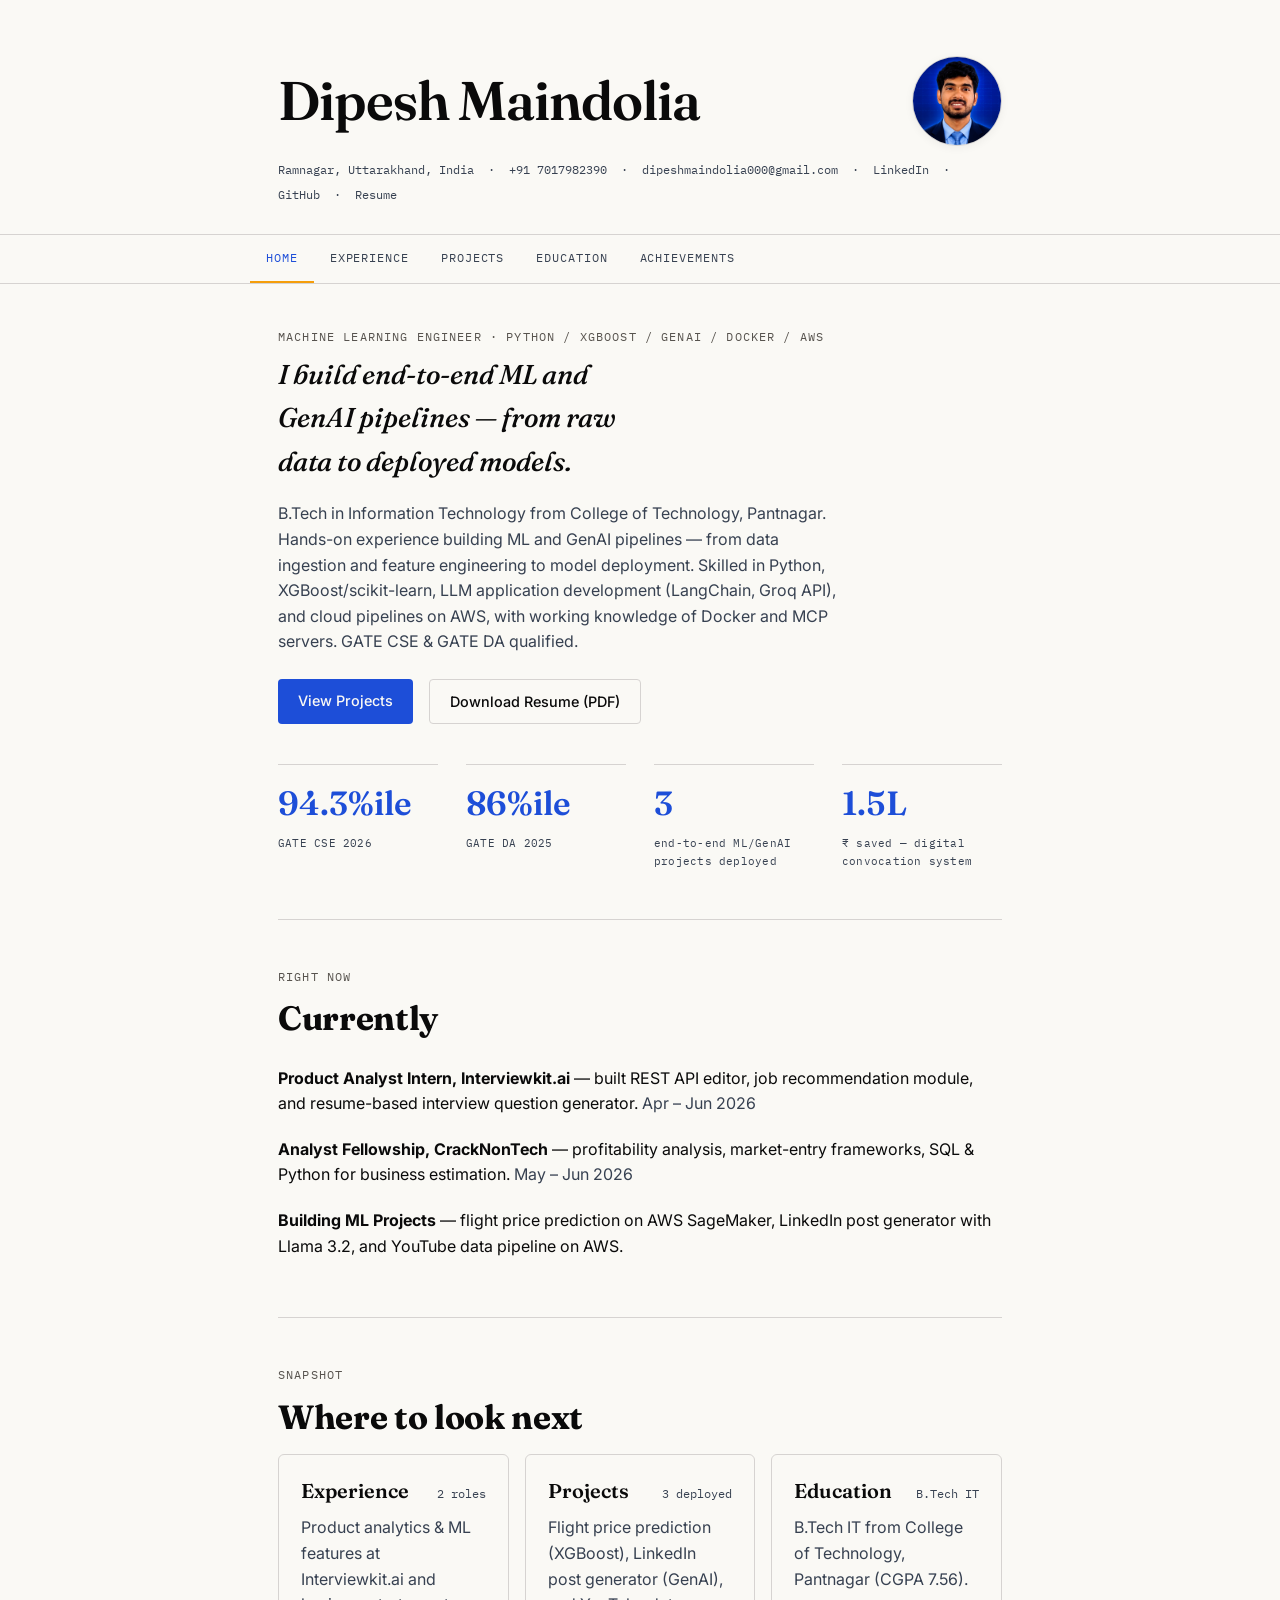
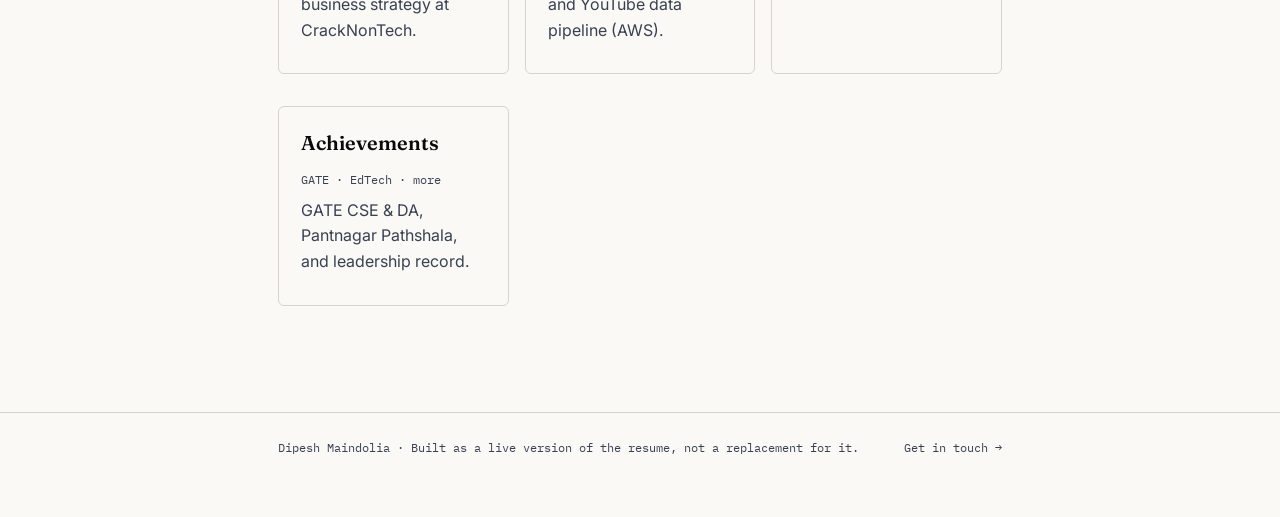
<file: index.html>
<!DOCTYPE html>
<html lang="en">
<head>
<meta charset="UTF-8">
<meta name="viewport" content="width=device-width, initial-scale=1.0">
<title>Dipesh Maindolia — Machine Learning Engineer</title>
<meta name="description" content="Dipesh Maindolia — Machine Learning Engineer. B.Tech IT (Pantnagar). Python, XGBoost, LLM Apps, Docker, AWS. GATE CSE & DA qualified.">
<link rel="stylesheet" href="style.css">
</head>
<body>

<header class="masthead">
  <div class="wrap">
    <div class="masthead-top">
      <h1>Dipesh Maindolia</h1>
      <img src="Image.png" alt="Dipesh Maindolia" class="avatar">
    </div>
    <div class="contact-row">
      <span>Ramnagar, Uttarakhand, India</span>
      <span>·</span>
      <a href="tel:+917017982390">+91 7017982390</a>
      <span>·</span>
      <a href="mailto:dipeshmaindolia000@gmail.com">dipeshmaindolia000@gmail.com</a>
      <span>·</span>
      <a href="https://www.linkedin.com/in/dipeshmaindolia/" target="_blank" rel="noopener">LinkedIn</a>
      <span>·</span>
      <a href="https://github.com/dipeshmaindolia001" target="_blank" rel="noopener">GitHub</a>
      <span>·</span>
      <a href="resume.pdf" target="_blank">Resume</a>
    </div>
  </div>
  <nav class="sections">
    <div class="wrap" style="padding:0;">
      <ul>
        <li><a href="index.html">Home</a></li>
        <li><a href="experience.html">Experience</a></li>
        <li><a href="projects.html">Projects</a></li>
        <li><a href="education.html">Education</a></li>
        <li><a href="achievements.html">Achievements</a></li>
      </ul>
    </div>
  </nav>
</header>

<main>
  <div class="wrap">

    <section class="reveal">
      <p class="eyebrow">Machine Learning Engineer · Python / XGBoost / GenAI / Docker / AWS</p>
      <p class="hero-line">I build end-to-end ML and GenAI pipelines — from raw data to deployed models.</p>
      <p class="hero-sub">B.Tech in Information Technology from College of Technology, Pantnagar. Hands-on experience building ML and GenAI pipelines — from data ingestion and feature engineering to model deployment. Skilled in Python, XGBoost/scikit-learn, LLM application development (LangChain, Groq API), and cloud pipelines on AWS, with working knowledge of Docker and MCP servers. GATE CSE &amp; GATE DA qualified.</p>
      <div class="hero-actions" style="margin-top: 24px; display: flex; gap: 16px; flex-wrap: wrap;">
        <a href="projects.html" style="display: inline-block; background: var(--accent); color: var(--paper); padding: 10px 20px; border-radius: 4px; font-weight: 500; font-size: 0.9rem; transition: background 0.15s;" onmouseover="this.style.background='#1e3a8a'" onmouseout="this.style.background='var(--accent)'">View Projects</a>
        <a href="resume.pdf" download="Dipesh_Maindolia_Resume.pdf" style="display: inline-block; border: 1px solid var(--line); color: var(--ink); padding: 10px 20px; border-radius: 4px; font-weight: 500; font-size: 0.9rem; transition: background 0.15s;" onmouseover="this.style.background='var(--paper-dim)'" onmouseout="this.style.background='transparent'">Download Resume (PDF)</a>
      </div>
    </section>

    <div class="stat-row reveal">
      <div class="stat">
        <span class="num" data-target="94.3" data-decimals="1" data-suffix="%ile">0</span>
        <div class="label">GATE CSE 2026</div>
      </div>
      <div class="stat">
        <span class="num" data-target="86" data-suffix="%ile">0</span>
        <div class="label">GATE DA 2025</div>
      </div>
      <div class="stat">
        <span class="num" data-target="3">0</span>
        <div class="label">end-to-end ML/GenAI projects deployed</div>
      </div>
      <div class="stat">
        <span class="num" data-target="1.5" data-decimals="1" data-suffix="L">0</span>
        <div class="label">₹ saved — digital convocation system</div>
      </div>
    </div>

    <hr class="rule">

    <section class="reveal">
      <p class="eyebrow">Right now</p>
      <h2 class="section-title">Currently</h2>
      <div class="line">
        <strong>Product Analyst Intern, Interviewkit.ai</strong> — built REST API editor, job recommendation module, and resume-based interview question generator. <span style="color:var(--graphite)">Apr – Jun 2026</span>
      </div>
      <div class="line">
        <strong>Analyst Fellowship, CrackNonTech</strong> — profitability analysis, market-entry frameworks, SQL &amp; Python for business estimation. <span style="color:var(--graphite)">May – Jun 2026</span>
      </div>
      <div class="line">
        <strong>Building ML Projects</strong> — flight price prediction on AWS SageMaker, LinkedIn post generator with Llama 3.2, and YouTube data pipeline on AWS.
      </div>
    </section>

    <hr class="rule">

    <section class="reveal">
      <p class="eyebrow">Snapshot</p>
      <h2 class="section-title">Where to look next</h2>
      <div class="snap-grid">
        <a class="card" href="experience.html">
          <div class="card-top">
            <h3>Experience</h3>
            <span class="meta">2 roles</span>
          </div>
          <p>Product analytics &amp; ML features at Interviewkit.ai and business strategy at CrackNonTech.</p>
        </a>
        <a class="card" href="projects.html">
          <div class="card-top">
            <h3>Projects</h3>
            <span class="meta">3 deployed</span>
          </div>
          <p>Flight price prediction (XGBoost), LinkedIn post generator (GenAI), and YouTube data pipeline (AWS).</p>
        </a>
        <a class="card" href="education.html">
          <div class="card-top">
            <h3>Education</h3>
            <span class="meta">B.Tech IT</span>
          </div>
          <p>B.Tech IT from College of Technology, Pantnagar (CGPA 7.56).</p>
        </a>
        <a class="card" href="achievements.html">
          <div class="card-top">
            <h3>Achievements</h3>
            <span class="meta">GATE · EdTech · more</span>
          </div>
          <p>GATE CSE &amp; DA, Pantnagar Pathshala, and leadership record.</p>
        </a>
      </div>
    </section>

  </div>
</main>

<footer>
  <div class="wrap">
    <span>Dipesh Maindolia · Built as a live version of the resume, not a replacement for it.</span>
    <span><a href="mailto:dipeshmaindolia000@gmail.com">Get in touch →</a></span>
  </div>
</footer>

<script src="script.js"></script>
</body>
</html>
</file>
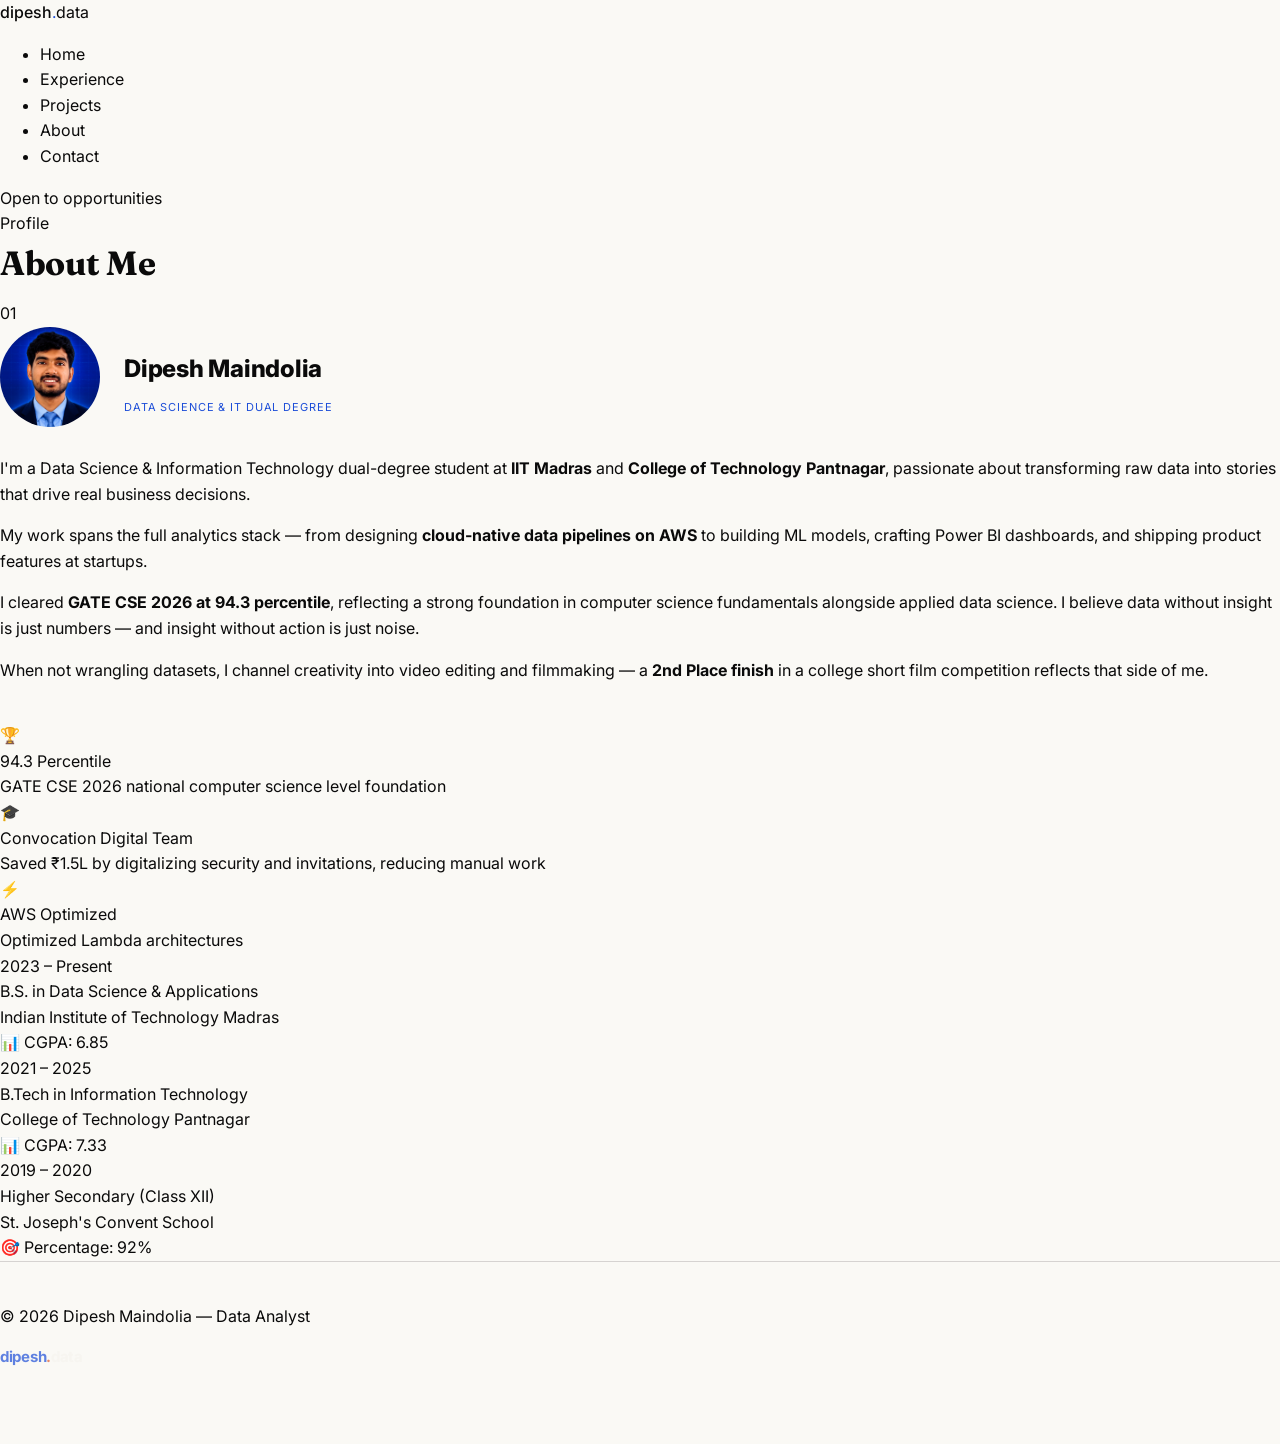
<file: about.html>
<!DOCTYPE html>
<html lang="en">

<head>
  <meta charset="UTF-8">
  <meta name="viewport" content="width=device-width, initial-scale=1.0">
  <title>About — Dipesh Maindolia</title>
  <link
    href="https://fonts.googleapis.com/css2?family=DM+Mono:ital,wght@0,300;0,400;0,500;1,300&family=Syne:wght@400;600;700;800&family=DM+Sans:ital,opsz,wght@0,9..40,300;0,9..40,400;0,9..40,500;1,9..40,300&display=swap"
    rel="stylesheet">
  <link rel="stylesheet" href="style.css">
</head>

<body>

  <!-- CUSTOM CURSOR -->
  <div class="cursor" id="cursor">
    <div class="cursor-ring" id="cursorRing"></div>
    <div class="cursor-dot" id="cursorDot"></div>
  </div>

  <!-- NAV -->
  <nav>
    <a href="index.html" class="nav-logo"><span style="color:var(--ink);font-weight:500">dipesh</span><span
        style="color:var(--accent)">.</span><span style="color:var(--ink3)">data</span></a>
    <ul class="nav-links">
      <li><a href="index.html">Home</a></li>
      <li><a href="experience.html">Experience</a></li>
      <li><a href="projects.html">Projects</a></li>
      <li><a href="about.html" class="active">About</a></li>
      <li><a href="contact.html">Contact</a></li>
    </ul>
    <div class="nav-status">
      <div class="status-dot"></div>
      Open to opportunities
    </div>
  </nav>

  <!-- ===== ABOUT ===== -->
  <section id="about">
    <div class="grid-overlay"></div>
    <div class="section-header fade-up">
      <div>
        <div class="section-label">Profile</div>
        <h2 class="section-title">About <span>Me</span></h2>
      </div>
      <div class="section-num">01</div>
    </div>

    <div class="about-grid fade-up">
      <div>
        <!-- Profile Header with Circular Photo -->
        <div class="about-profile-header" style="display: flex; align-items: center; gap: 24px; margin-bottom: 28px;">
          <div style="position: relative; flex-shrink: 0;">
            <div
              style="position: absolute; inset: -4px; border-radius: 50%; background: linear-gradient(135deg, var(--accent), var(--accent2)); opacity: 0.8; z-index: 0;">
            </div>
            <img src="Image.png" alt="Dipesh Maindolia"
              style="width: 100px; height: 100px; border-radius: 50%; object-fit: cover; border: 3px solid var(--surface); display: block; position: relative; z-index: 1;">
          </div>
          <div>
            <h3
              style="font-family: var(--display); font-size: 24px; font-weight: 800; color: var(--ink); letter-spacing: -0.01em; margin-bottom: 4px;">
              Dipesh Maindolia</h3>
            <p
              style="font-family: var(--mono); font-size: 11px; color: var(--accent); letter-spacing: 0.08em; text-transform: uppercase;">
              Data Science & IT Dual Degree</p>
          </div>
        </div>

        <div class="about-bio">
          <p>I'm a Data Science & Information Technology dual-degree student at <strong>IIT Madras</strong> and
            <strong>College of Technology Pantnagar</strong>, passionate about transforming raw data into stories
            that
            drive real business decisions.
          </p>
          <p>My work spans the full analytics stack — from designing <strong>cloud-native data pipelines on AWS</strong>
            to building ML models, crafting Power BI dashboards, and shipping product features at startups.</p>
          <p>I cleared <strong>GATE CSE 2026 at 94.3 percentile</strong>, reflecting a strong foundation in computer
            science fundamentals alongside applied data science. I believe data without insight is just numbers —
            and insight without action is just noise.</p>
          <p>When not wrangling datasets, I channel creativity into video editing and filmmaking — a <strong>2nd Place
              finish</strong> in a college short film competition reflects that side of me.</p>
        </div>

        <div class="achievements-row" style="margin-top: 40px;">
          <div class="achievement-card fade-up">
            <span class="ach-icon">🏆</span>
            <div class="ach-title">94.3 Percentile</div>
            <div class="ach-desc">GATE CSE 2026 national computer science level foundation</div>
          </div>
          <div class="achievement-card fade-up" style="transition-delay:0.1s">
            <span class="ach-icon">🎓</span>
            <div class="ach-title">Convocation Digital Team</div>
            <div class="ach-desc">Saved ₹1.5L by digitalizing security and invitations, reducing manual work</div>
          </div>
          <div class="achievement-card fade-up" style="transition-delay:0.2s">
            <span class="ach-icon">⚡</span>
            <div class="ach-title">AWS Optimized</div>
            <div class="ach-desc">Optimized Lambda architectures </div>
          </div>
        </div>
      </div>

      <div class="education-stack">
        <div class="edu-card fade-up">
          <div class="edu-year">2023 – Present</div>
          <div class="edu-degree">B.S. in Data Science & Applications</div>
          <div class="edu-inst">Indian Institute of Technology Madras</div>
          <span class="edu-gpa">📊 CGPA: 6.85</span>
        </div>

        <div class="edu-card fade-up" style="transition-delay:0.15s">
          <div class="edu-year">2021 – 2025</div>
          <div class="edu-degree">B.Tech in Information Technology</div>
          <div class="edu-inst">College of Technology Pantnagar</div>
          <span class="edu-gpa">📊 CGPA: 7.33</span>
        </div>

        <div class="edu-card fade-up" style="transition-delay:0.3s">
          <div class="edu-year">2019 – 2020</div>
          <div class="edu-degree">Higher Secondary (Class XII)</div>
          <div class="edu-inst">St. Joseph's Convent School</div>
          <span class="edu-gpa">🎯 Percentage: 92%</span>
        </div>
      </div>
    </div>
  </section>

  <!-- FOOTER -->
  <footer>
    <p>© 2026 Dipesh Maindolia — Data Analyst</p>
    <p
      style="color:var(--accent);opacity:0.7;font-family:var(--display);font-weight:700;font-size:15px;letter-spacing:-0.02em">
      dipesh<span style="color:#e05c2e">.</span><span style="opacity:0.5;color:#f4f1eb">data</span></p>
  </footer>

  <script src="main.js"></script>
</body>

</html>
</file>
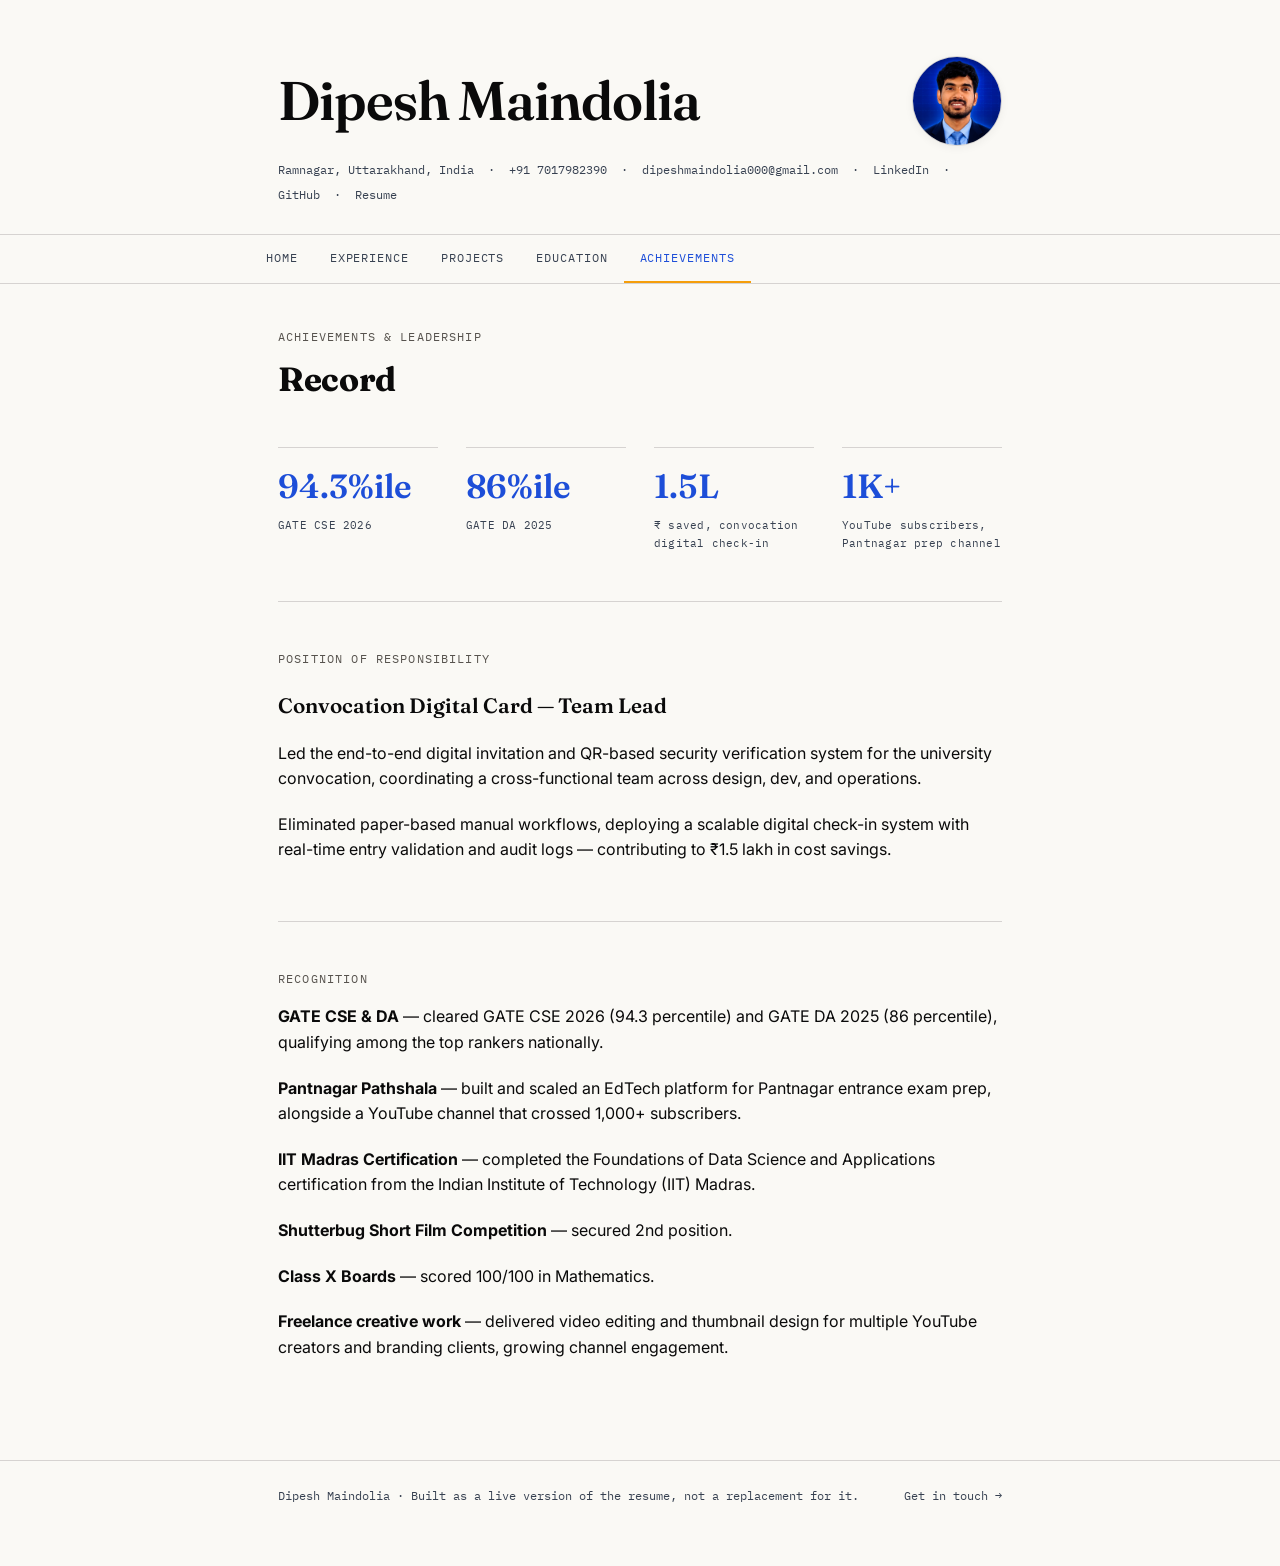
<file: achievements.html>
<!DOCTYPE html>
<html lang="en">
<head>
<meta charset="UTF-8">
<meta name="viewport" content="width=device-width, initial-scale=1.0">
<title>Achievements — Dipesh Maindolia</title>
<link rel="stylesheet" href="style.css">
</head>
<body>

<header class="masthead">
  <div class="wrap">
    <div class="masthead-top">
      <h1>Dipesh Maindolia</h1>
      <img src="Image.png" alt="Dipesh Maindolia" class="avatar">
    </div>
    <div class="contact-row">
      <span>Ramnagar, Uttarakhand, India</span>
      <span>·</span>
      <a href="tel:+917017982390">+91 7017982390</a>
      <span>·</span>
      <a href="mailto:dipeshmaindolia000@gmail.com">dipeshmaindolia000@gmail.com</a>
      <span>·</span>
      <a href="https://www.linkedin.com/in/dipeshmaindolia/" target="_blank" rel="noopener">LinkedIn</a>
      <span>·</span>
      <a href="https://github.com/dipeshmaindolia001" target="_blank" rel="noopener">GitHub</a>
      <span>·</span>
      <a href="resume.pdf" target="_blank">Resume</a>
    </div>
  </div>
  <nav class="sections">
    <div class="wrap" style="padding:0;">
      <ul>
        <li><a href="index.html">Home</a></li>
        <li><a href="experience.html">Experience</a></li>
        <li><a href="projects.html">Projects</a></li>
        <li><a href="education.html">Education</a></li>
        <li><a href="achievements.html">Achievements</a></li>
      </ul>
    </div>
  </nav>
</header>

<main>
  <div class="wrap">

    <section class="reveal">
      <p class="eyebrow">Achievements &amp; Leadership</p>
      <h2 class="section-title">Record</h2>
    </section>

    <div class="stat-row reveal">
      <div class="stat">
        <span class="num" data-target="94.3" data-decimals="1" data-suffix="%ile">0</span>
        <div class="label">GATE CSE 2026</div>
      </div>
      <div class="stat">
        <span class="num" data-target="86" data-suffix="%ile">0</span>
        <div class="label">GATE DA 2025</div>
      </div>
      <div class="stat">
        <span class="num" data-target="1.5" data-decimals="1" data-suffix="L">0</span>
        <div class="label">₹ saved, convocation digital check-in</div>
      </div>
      <div class="stat">
        <span class="num" data-target="1" data-suffix="K+">0</span>
        <div class="label">YouTube subscribers, Pantnagar prep channel</div>
      </div>
    </div>

    <hr class="rule">

    <section class="reveal">
      <p class="eyebrow">Position of Responsibility</p>
      <h3 style="font-family:'Fraunces',serif;font-weight:600;font-size:1.3rem;margin-bottom:8px;color:var(--ink);">Convocation Digital Card — Team Lead</h3>
      <div class="line">Led the end-to-end digital invitation and QR-based security verification system for the university convocation, coordinating a cross-functional team across design, dev, and operations.</div>
      <div class="line">Eliminated paper-based manual workflows, deploying a scalable digital check-in system with real-time entry validation and audit logs — contributing to ₹1.5 lakh in cost savings.</div>
    </section>

    <hr class="rule">

    <section class="reveal">
      <p class="eyebrow">Recognition</p>
      <div class="line"><strong>GATE CSE &amp; DA</strong> — cleared GATE CSE 2026 (94.3 percentile) and GATE DA 2025 (86 percentile), qualifying among the top rankers nationally.</div>
      <div class="line"><strong>Pantnagar Pathshala</strong> — built and scaled an EdTech platform for Pantnagar entrance exam prep, alongside a YouTube channel that crossed 1,000+ subscribers.</div>
      <div class="line"><strong>IIT Madras Certification</strong> — completed the Foundations of Data Science and Applications certification from the Indian Institute of Technology (IIT) Madras.</div>
      <div class="line"><strong>Shutterbug Short Film Competition</strong> — secured 2nd position.</div>
      <div class="line"><strong>Class X Boards</strong> — scored 100/100 in Mathematics.</div>
      <div class="line"><strong>Freelance creative work</strong> — delivered video editing and thumbnail design for multiple YouTube creators and branding clients, growing channel engagement.</div>
    </section>

  </div>
</main>

<footer>
  <div class="wrap">
    <span>Dipesh Maindolia · Built as a live version of the resume, not a replacement for it.</span>
    <span><a href="mailto:dipeshmaindolia000@gmail.com">Get in touch →</a></span>
  </div>
</footer>

<script src="script.js"></script>
</body>
</html>
</file>
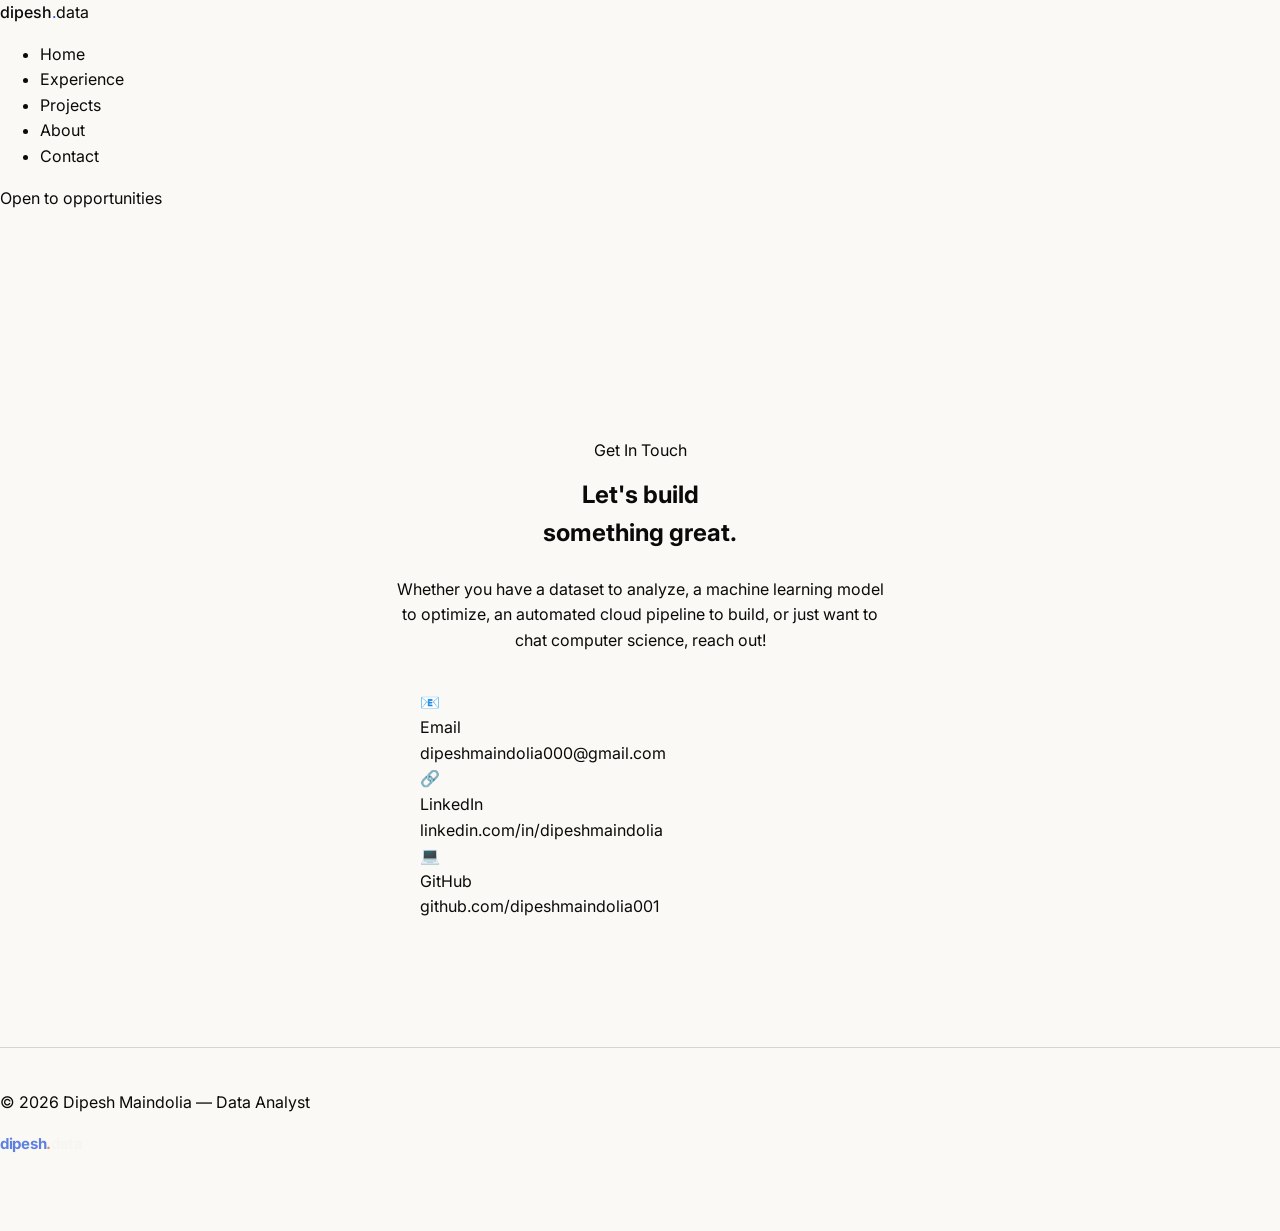
<file: contact.html>
<!DOCTYPE html>
<html lang="en">
<head>
<meta charset="UTF-8">
<meta name="viewport" content="width=device-width, initial-scale=1.0">
<title>Contact — Dipesh Maindolia</title>
<link href="https://fonts.googleapis.com/css2?family=DM+Mono:ital,wght@0,300;0,400;0,500;1,300&family=Syne:wght@400;600;700;800&family=DM+Sans:ital,opsz,wght@0,9..40,300;0,9..40,400;0,9..40,500;1,9..40,300&display=swap" rel="stylesheet">
<link rel="stylesheet" href="style.css">
</head>
<body>

<!-- CUSTOM CURSOR -->
<div class="cursor" id="cursor">
  <div class="cursor-ring" id="cursorRing"></div>
  <div class="cursor-dot" id="cursorDot"></div>
</div>

<!-- NAV -->
<nav>
  <a href="index.html" class="nav-logo"><span style="color:var(--ink);font-weight:500">dipesh</span><span style="color:var(--accent)">.</span><span style="color:var(--ink3)">data</span></a>
  <ul class="nav-links">
    <li><a href="index.html">Home</a></li>
    <li><a href="experience.html">Experience</a></li>
    <li><a href="projects.html">Projects</a></li>
    <li><a href="about.html">About</a></li>
    <li><a href="contact.html" class="active">Contact</a></li>
  </ul>
  <div class="nav-status">
    <div class="status-dot"></div>
    Open to opportunities
  </div>
</nav>

<!-- ===== CONTACT ===== -->
<section id="contact" style="min-height: calc(100vh - 64px); display: flex; align-items: center; padding-top: 100px;">
  <div class="contact-bg"></div>
  
  <div class="contact-inner" style="max-width: 600px; margin: 0 auto; text-align: center;">
    <div class="fade-up">
      <div class="contact-label" style="display: inline-flex; align-items: center; justify-content: center; width: 100%;">Get In Touch</div>
      <h2 class="contact-title" style="margin-top: 12px; margin-bottom: 24px;">Let's build<br>something great.</h2>
      <p class="contact-desc" style="max-width: 500px; margin: 0 auto 36px;">Whether you have a dataset to analyze, a machine learning model to optimize, an automated cloud pipeline to build, or just want to chat computer science, reach out!</p>
      
      <div class="contact-links" style="max-width: 440px; margin: 0 auto; text-align: left;">
        <a href="mailto:dipeshmaindolia000@gmail.com" class="contact-link">
          <span class="contact-link-icon">📧</span>
          <div class="contact-link-info">
            <div class="contact-link-label">Email</div>
            <div class="contact-link-value">dipeshmaindolia000@gmail.com</div>
          </div>
        </a>
        <a href="https://www.linkedin.com/in/dipeshmaindolia/" target="_blank" class="contact-link">
          <span class="contact-link-icon">🔗</span>
          <div class="contact-link-info">
            <div class="contact-link-label">LinkedIn</div>
            <div class="contact-link-value">linkedin.com/in/dipeshmaindolia</div>
          </div>
        </a>
        <a href="https://github.com/dipeshmaindolia001" target="_blank" class="contact-link">
          <span class="contact-link-icon">💻</span>
          <div class="contact-link-info">
            <div class="contact-link-label">GitHub</div>
            <div class="contact-link-value">github.com/dipeshmaindolia001</div>
          </div>
        </a>
      </div>
    </div>
  </div>
</section>

<!-- FOOTER -->
<footer style="margin-top: auto;">
  <p>© 2026 Dipesh Maindolia — Data Analyst</p>
  <p style="color:var(--accent);opacity:0.7;font-family:var(--display);font-weight:700;font-size:15px;letter-spacing:-0.02em">dipesh<span style="color:#e05c2e">.</span><span style="opacity:0.5;color:#f4f1eb">data</span></p>
</footer>

<script src="main.js"></script>
</body>
</html>
</file>
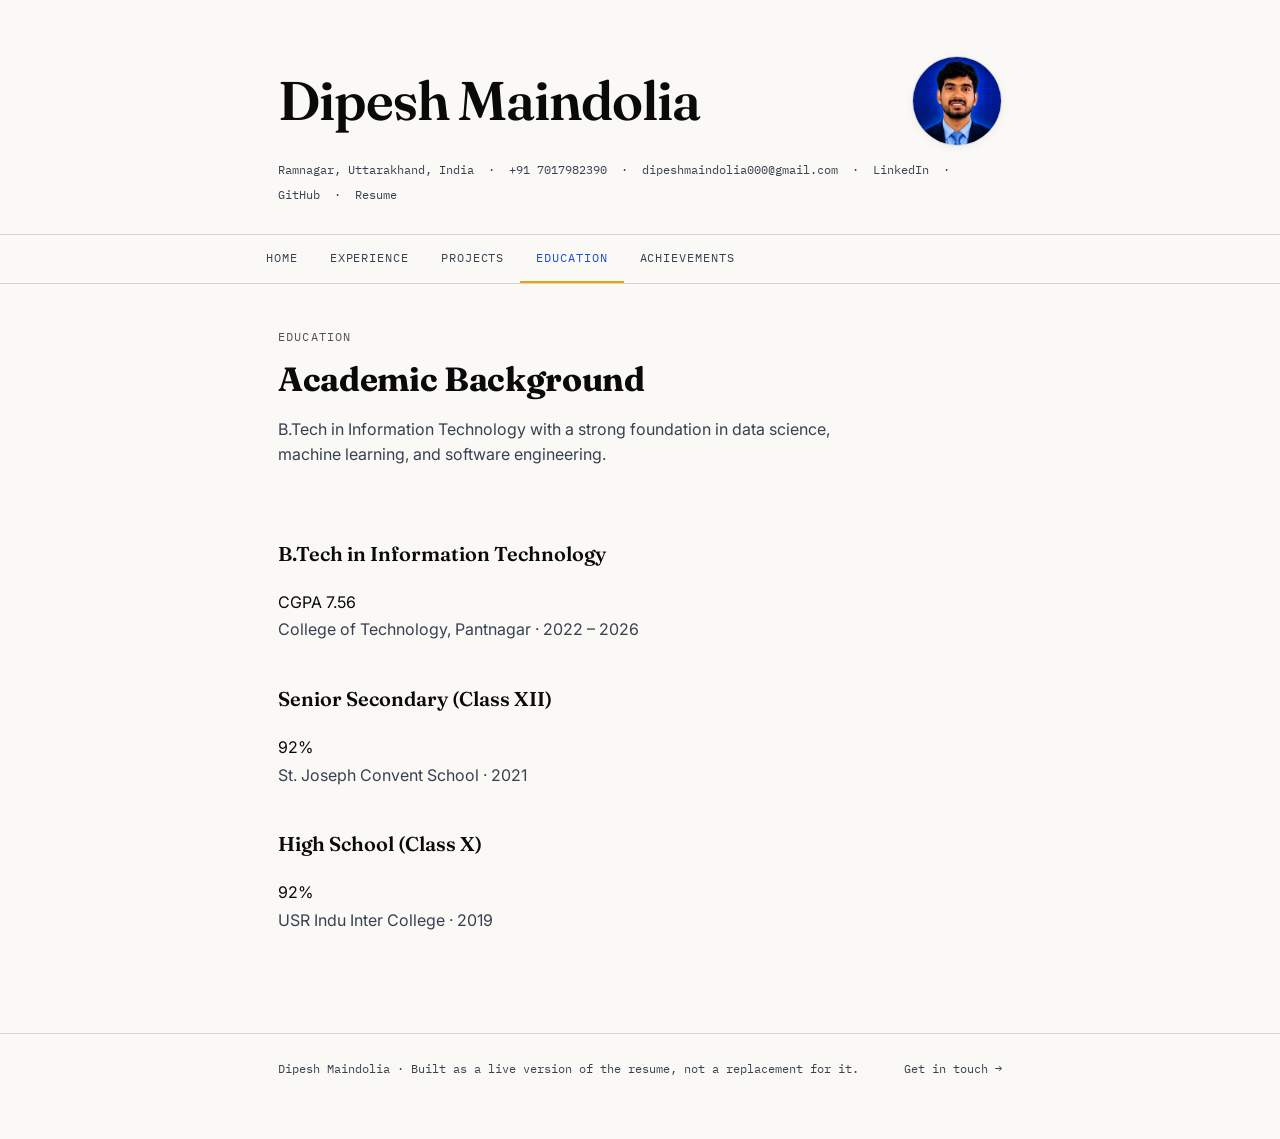
<file: education.html>
<!DOCTYPE html>
<html lang="en">
<head>
<meta charset="UTF-8">
<meta name="viewport" content="width=device-width, initial-scale=1.0">
<title>Education — Dipesh Maindolia</title>
<link rel="stylesheet" href="style.css">
</head>
<body>

<header class="masthead">
  <div class="wrap">
    <div class="masthead-top">
      <h1>Dipesh Maindolia</h1>
      <img src="Image.png" alt="Dipesh Maindolia" class="avatar">
    </div>
    <div class="contact-row">
      <span>Ramnagar, Uttarakhand, India</span>
      <span>·</span>
      <a href="tel:+917017982390">+91 7017982390</a>
      <span>·</span>
      <a href="mailto:dipeshmaindolia000@gmail.com">dipeshmaindolia000@gmail.com</a>
      <span>·</span>
      <a href="https://www.linkedin.com/in/dipeshmaindolia/" target="_blank" rel="noopener">LinkedIn</a>
      <span>·</span>
      <a href="https://github.com/dipeshmaindolia001" target="_blank" rel="noopener">GitHub</a>
      <span>·</span>
      <a href="resume.pdf" target="_blank">Resume</a>
    </div>
  </div>
  <nav class="sections">
    <div class="wrap" style="padding:0;">
      <ul>
        <li><a href="index.html">Home</a></li>
        <li><a href="experience.html">Experience</a></li>
        <li><a href="projects.html">Projects</a></li>
        <li><a href="education.html">Education</a></li>
        <li><a href="achievements.html">Achievements</a></li>
      </ul>
    </div>
  </nav>
</header>

<main>
  <div class="wrap">

    <section class="reveal">
      <p class="eyebrow">Education</p>
      <h2 class="section-title">Academic Background</h2>
      <p class="section-lede">B.Tech in Information Technology with a strong foundation in data science, machine learning, and software engineering.</p>
    </section>

    <div class="line reveal">
      <div class="card-top" style="margin-bottom:2px;">
        <h3 style="font-family:'Fraunces',serif;font-weight:600;font-size:1.25rem;color:var(--ink);">B.Tech in Information Technology</h3>
        <span class="meta">CGPA 7.56</span>
      </div>
      <p style="margin:2px 0 0;color:var(--graphite);">College of Technology, Pantnagar · 2022 – 2026</p>
    </div>

    <div class="line reveal">
      <div class="card-top" style="margin-bottom:2px;">
        <h3 style="font-family:'Fraunces',serif;font-weight:600;font-size:1.25rem;color:var(--ink);">Senior Secondary (Class XII)</h3>
        <span class="meta">92%</span>
      </div>
      <p style="margin:2px 0 0;color:var(--graphite);">St. Joseph Convent School · 2021</p>
    </div>

    <div class="line reveal">
      <div class="card-top" style="margin-bottom:2px;">
        <h3 style="font-family:'Fraunces',serif;font-weight:600;font-size:1.25rem;color:var(--ink);">High School (Class X)</h3>
        <span class="meta">92%</span>
      </div>
      <p style="margin:2px 0 0;color:var(--graphite);">USR Indu Inter College · 2019</p>
    </div>

  </div>
</main>

<footer>
  <div class="wrap">
    <span>Dipesh Maindolia · Built as a live version of the resume, not a replacement for it.</span>
    <span><a href="mailto:dipeshmaindolia000@gmail.com">Get in touch →</a></span>
  </div>
</footer>

<script src="script.js"></script>
</body>
</html>
</file>
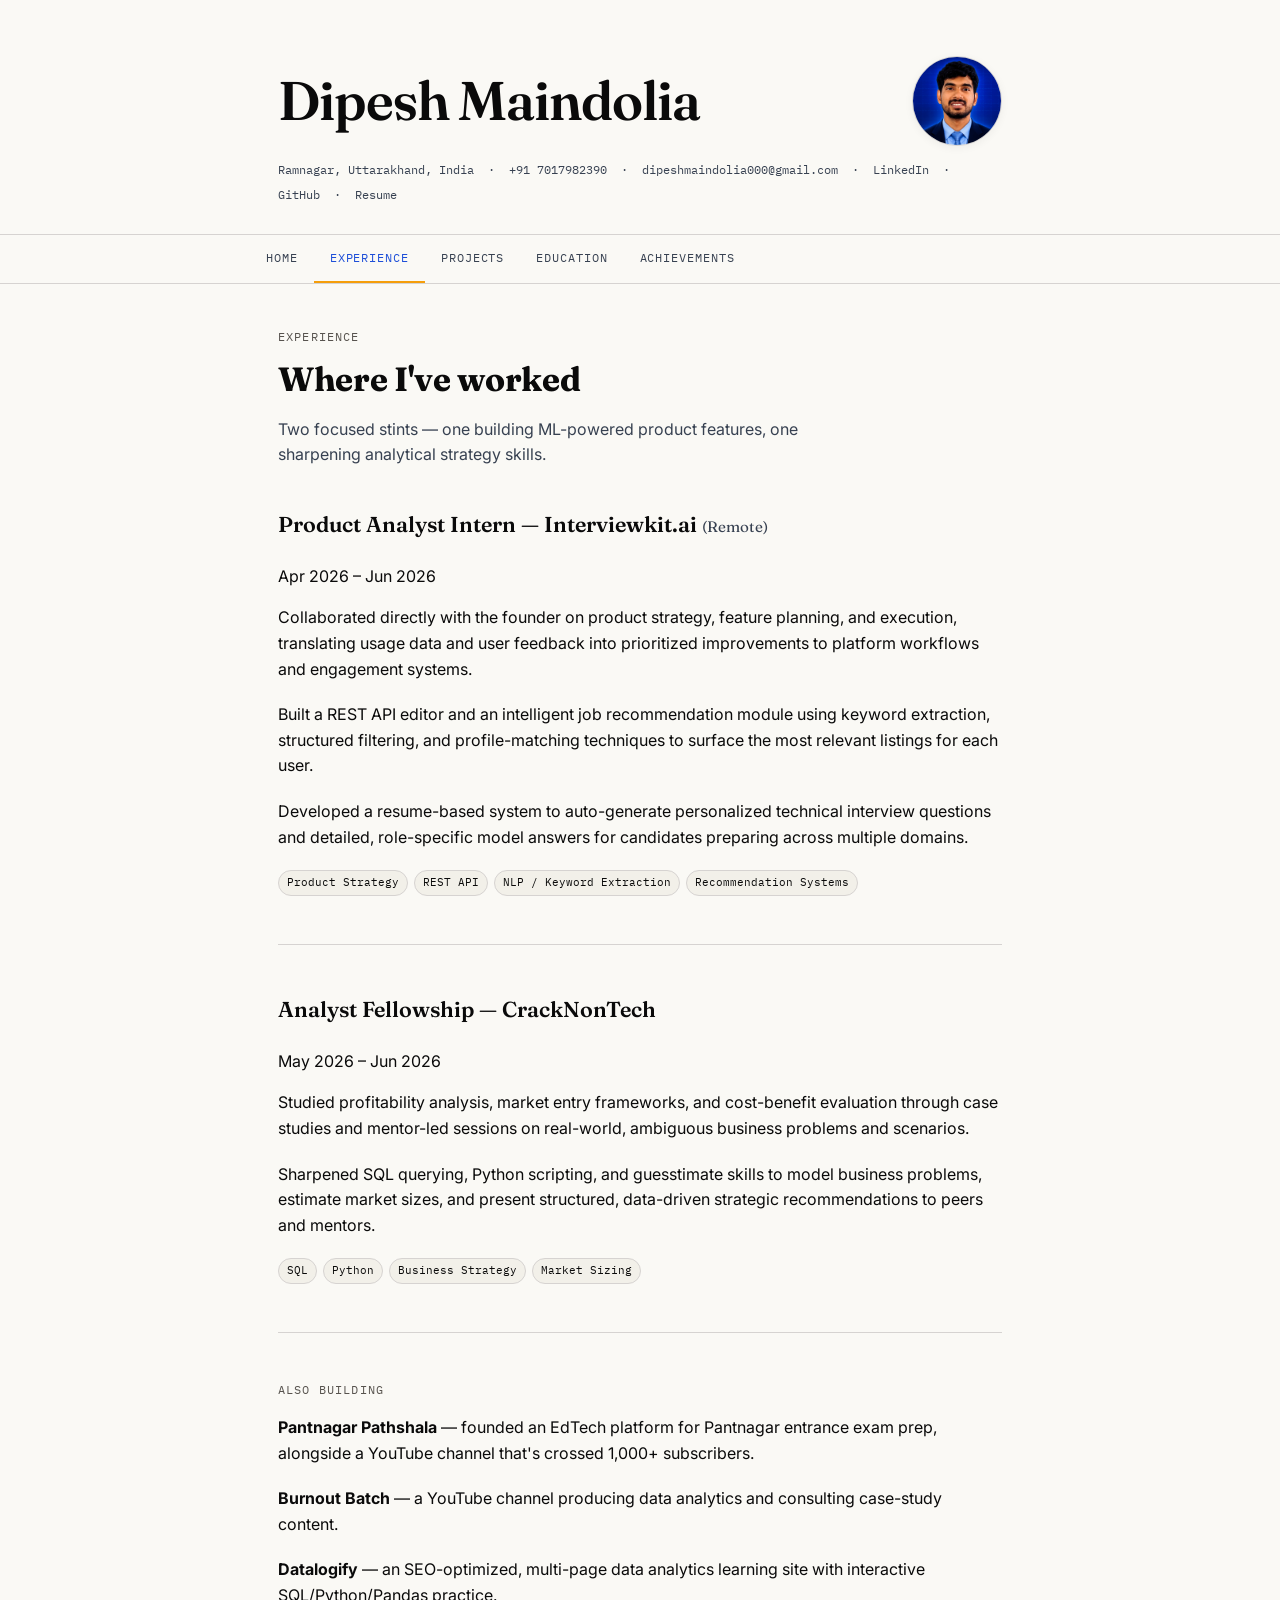
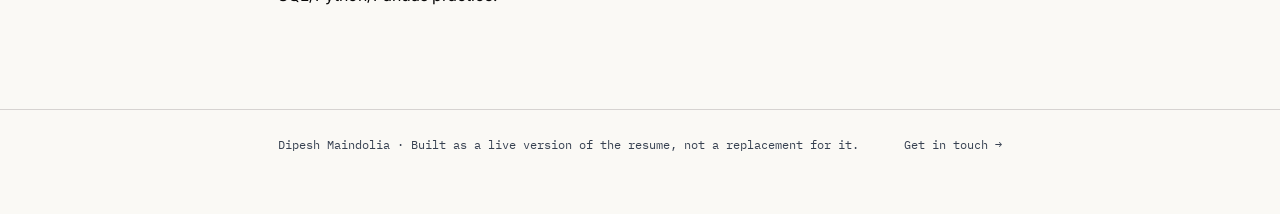
<file: experience.html>
<!DOCTYPE html>
<html lang="en">
<head>
<meta charset="UTF-8">
<meta name="viewport" content="width=device-width, initial-scale=1.0">
<title>Experience — Dipesh Maindolia</title>
<link rel="stylesheet" href="style.css">
</head>
<body>

<header class="masthead">
  <div class="wrap">
    <div class="masthead-top">
      <h1>Dipesh Maindolia</h1>
      <img src="Image.png" alt="Dipesh Maindolia" class="avatar">
    </div>
    <div class="contact-row">
      <span>Ramnagar, Uttarakhand, India</span>
      <span>·</span>
      <a href="tel:+917017982390">+91 7017982390</a>
      <span>·</span>
      <a href="mailto:dipeshmaindolia000@gmail.com">dipeshmaindolia000@gmail.com</a>
      <span>·</span>
      <a href="https://www.linkedin.com/in/dipeshmaindolia/" target="_blank" rel="noopener">LinkedIn</a>
      <span>·</span>
      <a href="https://github.com/dipeshmaindolia001" target="_blank" rel="noopener">GitHub</a>
      <span>·</span>
      <a href="resume.pdf" target="_blank">Resume</a>
    </div>
  </div>
  <nav class="sections">
    <div class="wrap" style="padding:0;">
      <ul>
        <li><a href="index.html">Home</a></li>
        <li><a href="experience.html">Experience</a></li>
        <li><a href="projects.html">Projects</a></li>
        <li><a href="education.html">Education</a></li>
        <li><a href="achievements.html">Achievements</a></li>
      </ul>
    </div>
  </nav>
</header>

<main>
  <div class="wrap">

    <section class="reveal">
      <p class="eyebrow">Experience</p>
      <h2 class="section-title">Where I've worked</h2>
      <p class="section-lede">Two focused stints — one building ML-powered product features, one sharpening analytical strategy skills.</p>
    </section>

    <section class="reveal">
      <div class="card-top" style="margin-bottom:6px;">
        <h3 style="font-family:'Fraunces',serif;font-weight:600;font-size:1.35rem;color:var(--ink);">Product Analyst Intern — Interviewkit.ai <span style="color:var(--graphite);font-weight:400;font-size:0.95rem;">(Remote)</span></h3>
        <span class="meta">Apr 2026 – Jun 2026</span>
      </div>
      <div class="line">Collaborated directly with the founder on product strategy, feature planning, and execution, translating usage data and user feedback into prioritized improvements to platform workflows and engagement systems.</div>
      <div class="line">Built a REST API editor and an intelligent job recommendation module using keyword extraction, structured filtering, and profile-matching techniques to surface the most relevant listings for each user.</div>
      <div class="line">Developed a resume-based system to auto-generate personalized technical interview questions and detailed, role-specific model answers for candidates preparing across multiple domains.</div>
      <div class="tags">
        <span class="tag">Product Strategy</span>
        <span class="tag">REST API</span>
        <span class="tag">NLP / Keyword Extraction</span>
        <span class="tag">Recommendation Systems</span>
      </div>
    </section>

    <hr class="rule">

    <section class="reveal">
      <div class="card-top" style="margin-bottom:6px;">
        <h3 style="font-family:'Fraunces',serif;font-weight:600;font-size:1.35rem;color:var(--ink);">Analyst Fellowship — CrackNonTech</h3>
        <span class="meta">May 2026 – Jun 2026</span>
      </div>
      <div class="line">Studied profitability analysis, market entry frameworks, and cost-benefit evaluation through case studies and mentor-led sessions on real-world, ambiguous business problems and scenarios.</div>
      <div class="line">Sharpened SQL querying, Python scripting, and guesstimate skills to model business problems, estimate market sizes, and present structured, data-driven strategic recommendations to peers and mentors.</div>
      <div class="tags">
        <span class="tag">SQL</span>
        <span class="tag">Python</span>
        <span class="tag">Business Strategy</span>
        <span class="tag">Market Sizing</span>
      </div>
    </section>

    <hr class="rule">

    <section class="reveal">
      <p class="eyebrow">Also building</p>
      <div class="line"><strong>Pantnagar Pathshala</strong> — founded an EdTech platform for Pantnagar entrance exam prep, alongside a YouTube channel that's crossed 1,000+ subscribers.</div>
      <div class="line"><strong>Burnout Batch</strong> — a YouTube channel producing data analytics and consulting case-study content.</div>
      <div class="line"><strong>Datalogify</strong> — an SEO-optimized, multi-page data analytics learning site with interactive SQL/Python/Pandas practice.</div>
    </section>

  </div>
</main>

<footer>
  <div class="wrap">
    <span>Dipesh Maindolia · Built as a live version of the resume, not a replacement for it.</span>
    <span><a href="mailto:dipeshmaindolia000@gmail.com">Get in touch →</a></span>
  </div>
</footer>

<script src="script.js"></script>
</body>
</html>
</file>
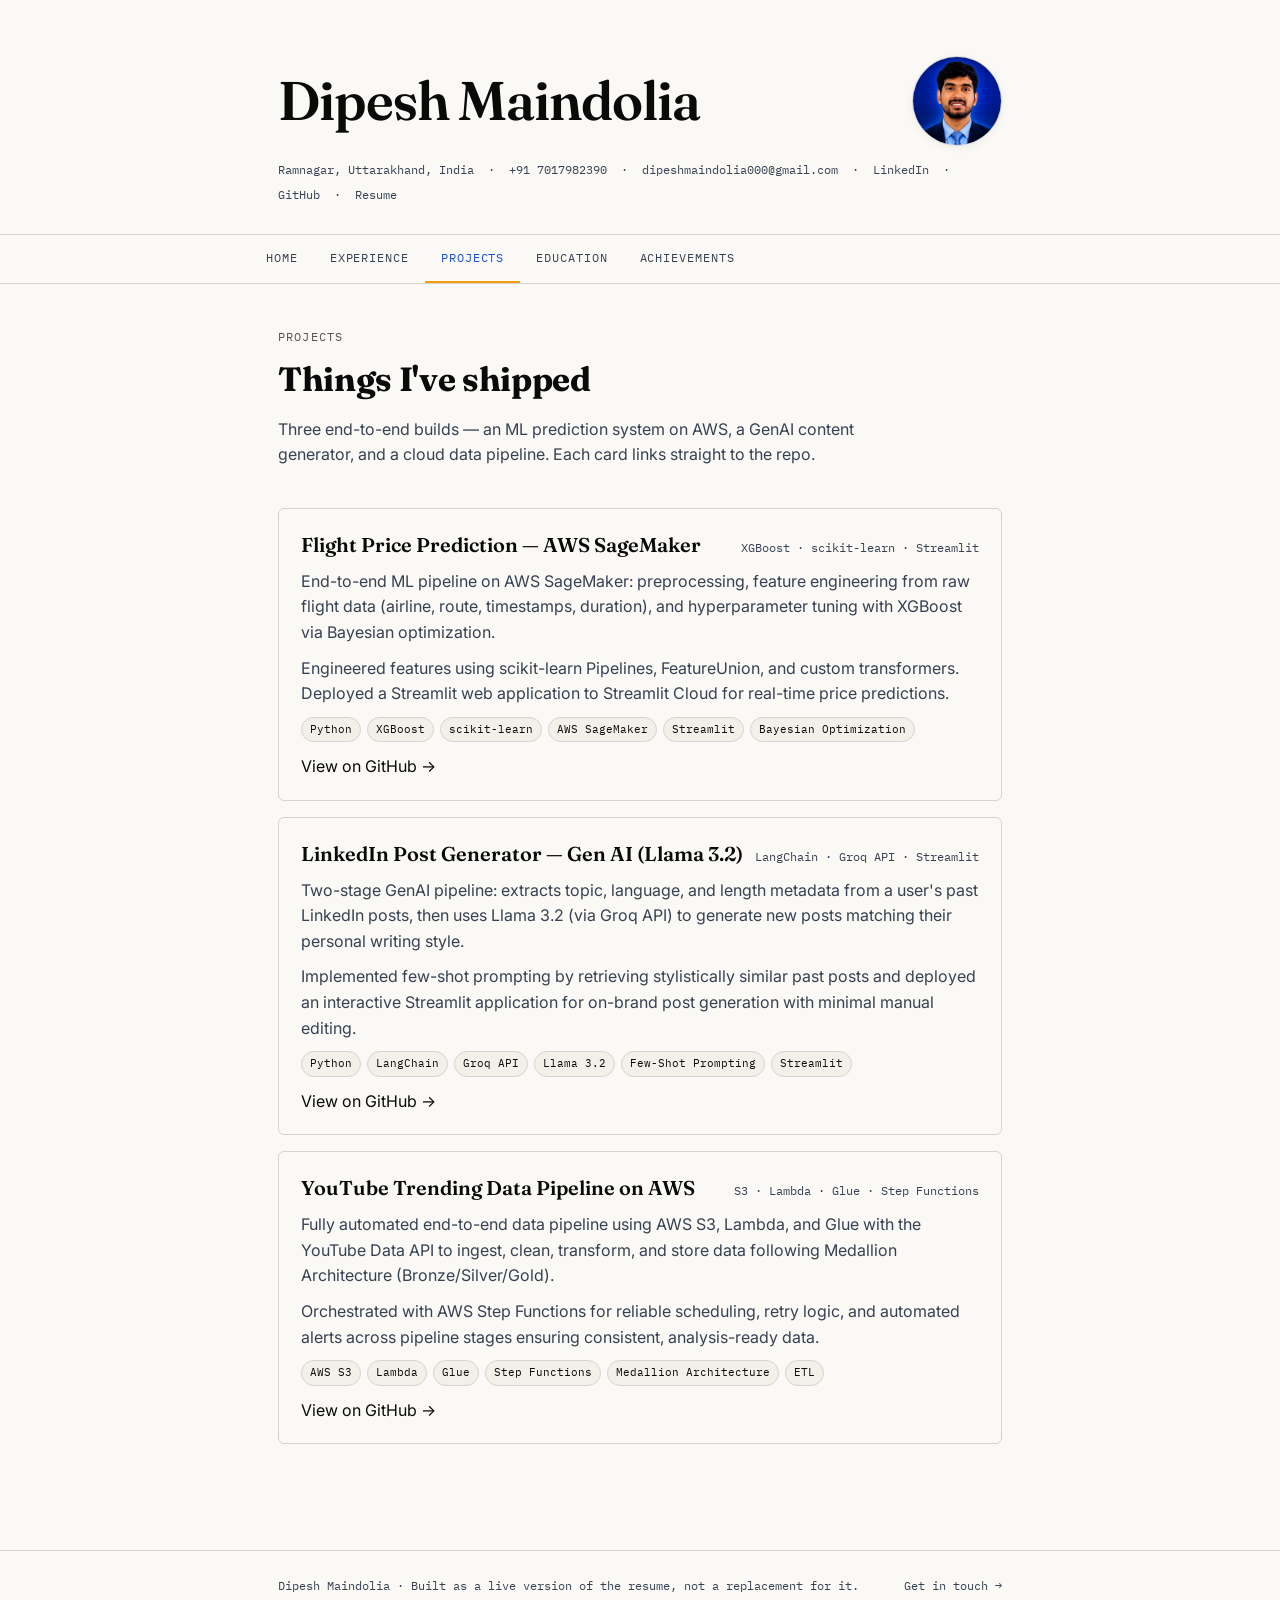
<file: projects.html>
<!DOCTYPE html>
<html lang="en">
<head>
<meta charset="UTF-8">
<meta name="viewport" content="width=device-width, initial-scale=1.0">
<title>Projects — Dipesh Maindolia</title>
<link rel="stylesheet" href="style.css">
</head>
<body>

<header class="masthead">
  <div class="wrap">
    <div class="masthead-top">
      <h1>Dipesh Maindolia</h1>
      <img src="Image.png" alt="Dipesh Maindolia" class="avatar">
    </div>
    <div class="contact-row">
      <span>Ramnagar, Uttarakhand, India</span>
      <span>·</span>
      <a href="tel:+917017982390">+91 7017982390</a>
      <span>·</span>
      <a href="mailto:dipeshmaindolia000@gmail.com">dipeshmaindolia000@gmail.com</a>
      <span>·</span>
      <a href="https://www.linkedin.com/in/dipeshmaindolia/" target="_blank" rel="noopener">LinkedIn</a>
      <span>·</span>
      <a href="https://github.com/dipeshmaindolia001" target="_blank" rel="noopener">GitHub</a>
      <span>·</span>
      <a href="resume.pdf" target="_blank">Resume</a>
    </div>
  </div>
  <nav class="sections">
    <div class="wrap" style="padding:0;">
      <ul>
        <li><a href="index.html">Home</a></li>
        <li><a href="experience.html">Experience</a></li>
        <li><a href="projects.html">Projects</a></li>
        <li><a href="education.html">Education</a></li>
        <li><a href="achievements.html">Achievements</a></li>
      </ul>
    </div>
  </nav>
</header>

<main>
  <div class="wrap">

    <section class="reveal">
      <p class="eyebrow">Projects</p>
      <h2 class="section-title">Things I've shipped</h2>
      <p class="section-lede">Three end-to-end builds — an ML prediction system on AWS, a GenAI content generator, and a cloud data pipeline. Each card links straight to the repo.</p>
    </section>

    <a class="card reveal" href="https://github.com/dipeshmaindolia001/Flight-Price-Prediction-AWS-Sagemaker" target="_blank" rel="noopener">
      <div class="card-top">
        <h3>Flight Price Prediction — AWS SageMaker</h3>
        <span class="meta">XGBoost · scikit-learn · Streamlit</span>
      </div>
      <p>End-to-end ML pipeline on AWS SageMaker: preprocessing, feature engineering from raw flight data (airline, route, timestamps, duration), and hyperparameter tuning with XGBoost via Bayesian optimization.</p>
      <p>Engineered features using scikit-learn Pipelines, FeatureUnion, and custom transformers. Deployed a Streamlit web application to Streamlit Cloud for real-time price predictions.</p>
      <div class="tags">
        <span class="tag">Python</span>
        <span class="tag">XGBoost</span>
        <span class="tag">scikit-learn</span>
        <span class="tag">AWS SageMaker</span>
        <span class="tag">Streamlit</span>
        <span class="tag">Bayesian Optimization</span>
      </div>
      <div class="card-links"><span>View on GitHub →</span></div>
    </a>

    <a class="card reveal" href="https://github.com/dipeshmaindolia001/LinkedIn-Post-Generator" target="_blank" rel="noopener">
      <div class="card-top">
        <h3>LinkedIn Post Generator — Gen AI (Llama 3.2)</h3>
        <span class="meta">LangChain · Groq API · Streamlit</span>
      </div>
      <p>Two-stage GenAI pipeline: extracts topic, language, and length metadata from a user's past LinkedIn posts, then uses Llama 3.2 (via Groq API) to generate new posts matching their personal writing style.</p>
      <p>Implemented few-shot prompting by retrieving stylistically similar past posts and deployed an interactive Streamlit application for on-brand post generation with minimal manual editing.</p>
      <div class="tags">
        <span class="tag">Python</span>
        <span class="tag">LangChain</span>
        <span class="tag">Groq API</span>
        <span class="tag">Llama 3.2</span>
        <span class="tag">Few-Shot Prompting</span>
        <span class="tag">Streamlit</span>
      </div>
      <div class="card-links"><span>View on GitHub →</span></div>
    </a>

    <a class="card reveal" href="https://github.com/dipeshmaindolia001/YouTube-Trending-Data-Pipeline-on-AWS" target="_blank" rel="noopener">
      <div class="card-top">
        <h3>YouTube Trending Data Pipeline on AWS</h3>
        <span class="meta">S3 · Lambda · Glue · Step Functions</span>
      </div>
      <p>Fully automated end-to-end data pipeline using AWS S3, Lambda, and Glue with the YouTube Data API to ingest, clean, transform, and store data following Medallion Architecture (Bronze/Silver/Gold).</p>
      <p>Orchestrated with AWS Step Functions for reliable scheduling, retry logic, and automated alerts across pipeline stages ensuring consistent, analysis-ready data.</p>
      <div class="tags">
        <span class="tag">AWS S3</span>
        <span class="tag">Lambda</span>
        <span class="tag">Glue</span>
        <span class="tag">Step Functions</span>
        <span class="tag">Medallion Architecture</span>
        <span class="tag">ETL</span>
      </div>
      <div class="card-links"><span>View on GitHub →</span></div>
    </a>

  </div>
</main>

<footer>
  <div class="wrap">
    <span>Dipesh Maindolia · Built as a live version of the resume, not a replacement for it.</span>
    <span><a href="mailto:dipeshmaindolia000@gmail.com">Get in touch →</a></span>
  </div>
</footer>

<script src="script.js"></script>
</body>
</html>
</file>
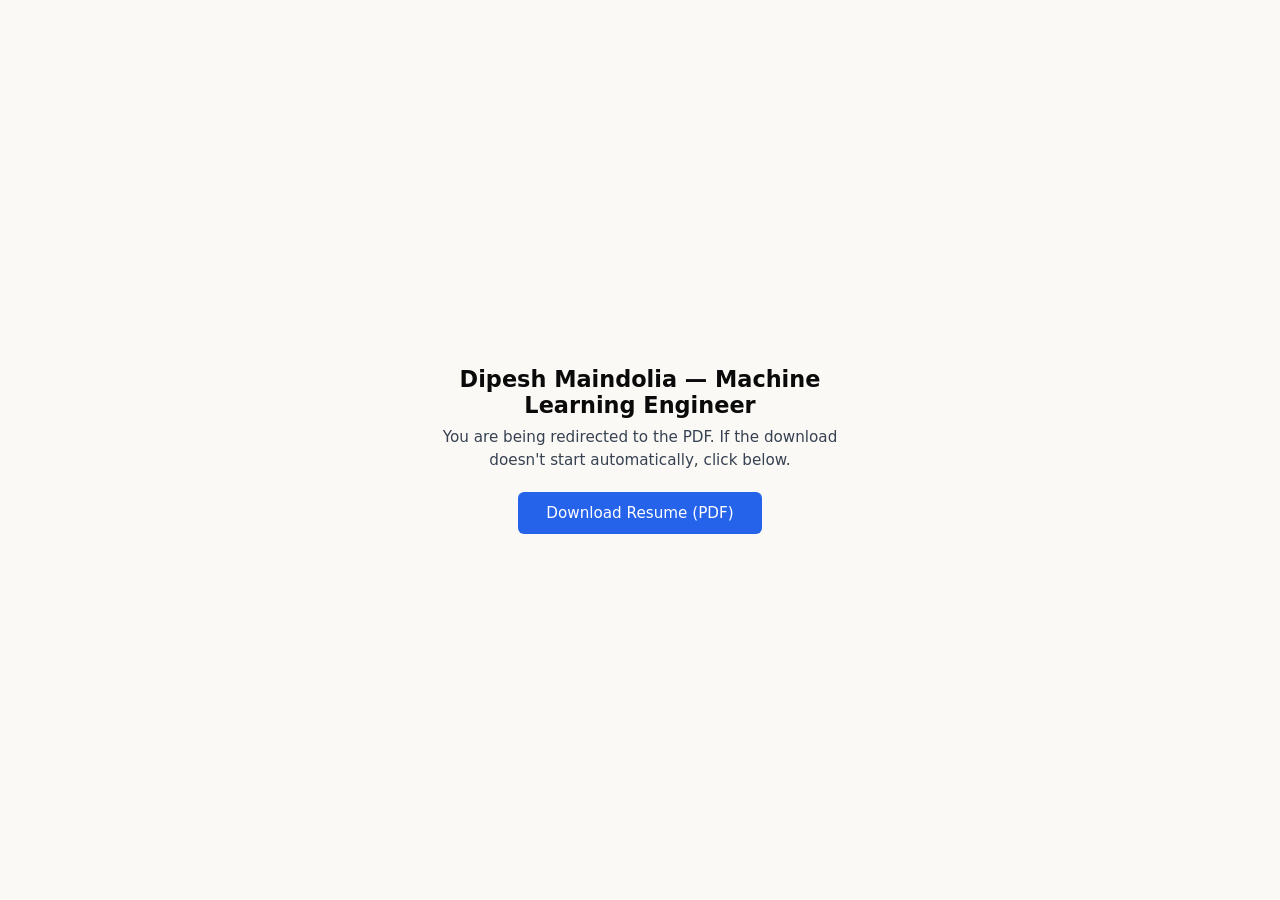
<file: resume.html>
<!DOCTYPE html>
<html lang="en">
<head>
  <meta charset="UTF-8">
  <meta name="viewport" content="width=device-width, initial-scale=1.0">

  <title>Resume — Dipesh Maindolia | Machine Learning Engineer</title>
  <meta name="description" content="Download the latest resume of Dipesh Maindolia — Machine Learning Engineer skilled in Python, XGBoost, GenAI, Docker, and AWS.">

  <!-- Open Graph tags for LinkedIn / social previews -->
  <meta property="og:title" content="Resume — Dipesh Maindolia | Machine Learning Engineer">
  <meta property="og:description" content="Machine Learning Engineer · Python / XGBoost / GenAI / Docker / AWS. B.Tech IT (Pantnagar). GATE CSE & DA qualified. Download my latest resume.">
  <meta property="og:image" content="https://dipesh-maindolia-portfolio.vercel.app/Image.png">
  <meta property="og:image:width" content="600">
  <meta property="og:image:height" content="600">
  <meta property="og:url" content="https://dipesh-maindolia-portfolio.vercel.app/resume.html">
  <meta property="og:type" content="website">

  <!-- Twitter Card -->
  <meta name="twitter:card" content="summary_large_image">
  <meta name="twitter:title" content="Resume — Dipesh Maindolia | Machine Learning Engineer">
  <meta name="twitter:description" content="Machine Learning Engineer · Python / XGBoost / GenAI / Docker / AWS. Download my latest resume.">
  <meta name="twitter:image" content="https://dipesh-maindolia-portfolio.vercel.app/Image.png">

  <!-- Auto-redirect to the actual PDF after a brief delay -->
  <meta http-equiv="refresh" content="0; url=resume.pdf">

  <style>
    *, *::before, *::after { box-sizing: border-box; margin: 0; padding: 0; }
    body {
      font-family: 'Inter', system-ui, sans-serif;
      background: #FAF9F5;
      color: #374151;
      display: flex;
      justify-content: center;
      align-items: center;
      min-height: 100vh;
      text-align: center;
      padding: 24px;
    }
    .container {
      max-width: 420px;
    }
    h1 {
      font-size: 1.4rem;
      color: #0A0A0A;
      margin-bottom: 8px;
    }
    p {
      font-size: 0.95rem;
      line-height: 1.5;
      margin-bottom: 20px;
    }
    a.btn {
      display: inline-block;
      background: #2563EB;
      color: #fff;
      padding: 12px 28px;
      border-radius: 6px;
      text-decoration: none;
      font-weight: 500;
      font-size: 0.95rem;
      transition: background 0.15s;
    }
    a.btn:hover { background: #1e3a8a; }
  </style>
</head>
<body>
  <div class="container">
    <h1>Dipesh Maindolia — Machine Learning Engineer</h1>
    <p>You are being redirected to the PDF. If the download doesn't start automatically, click below.</p>
    <a class="btn" href="resume.pdf">Download Resume (PDF)</a>
  </div>
</body>
</html>
</file>
<file: style.css>
/* ============================================================
   Dipesh Maindolia — Portfolio
   Concept: a resume that behaves like paper until you touch it.
   Default state = monochrome, printed, still.
   On interaction = ink turns to highlighter color, numbers wake up.
   ============================================================ */

@import url('https://fonts.googleapis.com/css2?family=Fraunces:ital,opsz,wght@0,9..144,400;0,9..144,500;0,9..144,600;1,9..144,500&family=Inter:wght@400;500;600&family=IBM+Plex+Mono:wght@400;500&display=swap');

:root{
  --paper: #FAF9F5;
  --paper-dim: #F2F0E9;
  --ink: #0A0A0A;          /* Much deeper dark ink */
  --graphite: #374151;     /* Highly readable slate-700 body text */
  --graphite-soft: #57534E; /* stone-600 for sub-labels and eyebrows */
  --line: #D6D3D1;         /* stone-300 for clean page separators */
  --accent: #1D4ED8;       /* Deep royal blue accent */
  --accent-soft: #EFF6FF;  /* Soft light blue tint for tags */
  --highlight: #F59E0B;    /* Amber highlighter color */
  --highlight-soft: #FEF3C7; /* Soft amber highlight */
  --max-w: 780px;
}

*{ box-sizing: border-box; }

html{ scroll-behavior: smooth; }

body{
  margin: 0;
  background: var(--paper);
  color: var(--ink);
  font-family: 'Inter', -apple-system, sans-serif;
  font-size: 16px;
  line-height: 1.6;
  -webkit-font-smoothing: antialiased;
}

a{ color: inherit; text-decoration: none; }

.wrap{
  max-width: var(--max-w);
  margin: 0 auto;
  padding: 0 28px;
}

/* ---------- Header (identical across pages, like a resume header) ---------- */

header.masthead{
  padding-top: 56px;
  padding-bottom: 0;
}

.masthead h1{
  font-family: 'Fraunces', serif;
  font-weight: 600;
  font-size: clamp(2.4rem, 6vw, 3.4rem);
  letter-spacing: -0.02em;
  margin: 0 0 14px;
}

.contact-row{
  font-family: 'IBM Plex Mono', monospace;
  font-size: 0.78rem;
  color: var(--graphite);
  display: flex;
  flex-wrap: wrap;
  gap: 4px 14px;
  margin-bottom: 28px;
}

.contact-row a{
  border-bottom: 1px solid transparent;
  transition: color .15s ease, border-color .15s ease;
}
.contact-row a:hover{
  color: var(--accent);
  border-color: var(--accent);
}

/* nav — resume section labels made clickable */
nav.sections{
  border-top: 1px solid var(--line);
  border-bottom: 1px solid var(--line);
}
nav.sections ul{
  list-style: none;
  display: flex;
  flex-wrap: wrap;
  gap: 0;
  margin: 0;
  padding: 0;
}
nav.sections li{ margin: 0; }
nav.sections a{
  display: block;
  font-family: 'IBM Plex Mono', monospace;
  font-size: 0.72rem;
  letter-spacing: 0.08em;
  text-transform: uppercase;
  color: var(--graphite);
  padding: 14px 16px;
  border-bottom: 2px solid transparent;
  transition: color .15s ease, border-color .15s ease;
}
nav.sections a:hover,
nav.sections a.active{
  color: var(--ink);
  border-bottom-color: var(--highlight);
}
nav.sections a.active{ color: var(--accent); }

main{ padding-top: 44px; padding-bottom: 90px; }

/* ---------- Section scaffolding ---------- */

.eyebrow{
  font-family: 'IBM Plex Mono', monospace;
  font-size: 0.72rem;
  letter-spacing: 0.1em;
  text-transform: uppercase;
  color: var(--graphite-soft);
  margin: 0 0 6px;
}

h2.section-title{
  font-family: 'Fraunces', serif;
  font-weight: 700;
  font-size: 2.1rem;
  margin: 0 0 10px;
  letter-spacing: -0.01em;
  color: var(--ink);
}

.section-lede{
  color: var(--graphite);
  max-width: 58ch;
  margin: 0 0 40px;
}

hr.rule{
  border: none;
  border-top: 1px solid var(--line);
  margin: 48px 0;
}

/* ---------- Highlight-on-hover line item (the signature interaction) ---------- */

.line{
  position: relative;
  padding: 10px 12px;
  margin: 0 -12px;
  border-radius: 3px;
  transition: background .18s ease;
  cursor: default;
}
.line:hover{
  background: var(--highlight-soft);
}
.line:hover::before{
  content: "";
  position: absolute;
  left: -1px; top: 8px; bottom: 8px;
  width: 3px;
  background: var(--highlight);
  border-radius: 2px;
}

/* ---------- Stat blocks (grayscale -> ink to color count-up) ---------- */

.stat-row{
  display: grid;
  grid-template-columns: repeat(auto-fit, minmax(140px, 1fr));
  gap: 28px;
  margin: 40px 0 8px;
}
.stat{
  border-top: 1px solid var(--line);
  padding-top: 12px;
}
.stat .num{
  font-family: 'Fraunces', serif;
  font-weight: 600;
  font-size: 2.1rem;
  color: var(--graphite-soft);
  transition: color .5s ease;
  display: inline-block;
}
.stat.on .num{ color: var(--accent); }
.stat .label{
  font-family: 'IBM Plex Mono', monospace;
  font-size: 0.7rem;
  color: var(--graphite);
  letter-spacing: 0.02em;
  margin-top: 4px;
}

/* ---------- Cards (project / role snapshot) ---------- */

.card{
  display: block;
  border: 1px solid var(--line);
  border-radius: 6px;
  padding: 20px 22px;
  margin-bottom: 16px;
  transition: border-color .18s ease, transform .18s ease, box-shadow .18s ease;
}
.card:hover{
  border-color: var(--accent);
  transform: translateY(-2px);
  box-shadow: 0 8px 24px -14px rgba(47,93,224,0.35);
}
.card .card-top{
  display: flex;
  justify-content: space-between;
  align-items: baseline;
  gap: 12px;
  flex-wrap: wrap;
}
.card h3{
  font-family: 'Fraunces', serif;
  font-weight: 600;
  font-size: 1.25rem;
  margin: 0;
  color: var(--ink);
}
.card .meta{
  font-family: 'IBM Plex Mono', monospace;
  font-size: 0.72rem;
  color: var(--graphite);
  white-space: nowrap;
}
.card p{ color: var(--graphite); margin: 8px 0 10px; }
.tags{ display: flex; flex-wrap: wrap; gap: 6px; margin-top: 10px; }
.tag{
  font-family: 'IBM Plex Mono', monospace;
  font-size: 0.68rem;
  color: var(--ink);
  background: var(--paper-dim);
  border: 1px solid var(--line);
  padding: 3px 8px;
  border-radius: 20px;
}
.card-links{ display: flex; gap: 14px; margin-top: 12px; }
.card-links a{
  font-family: 'IBM Plex Mono', monospace;
  font-size: 0.74rem;
  color: var(--accent);
  border-bottom: 1px solid var(--accent-soft);
}
.card-links a:hover{ border-bottom-color: var(--accent); }

/* ---------- Reveal-on-scroll ---------- */
.reveal{
  opacity: 0;
  transform: translateY(14px);
  transition: opacity .5s ease, transform .5s ease;
}
.reveal.in{
  opacity: 1;
  transform: translateY(0);
}

/* ---------- Footer ---------- */
footer{
  border-top: 1px solid var(--line);
  padding: 26px 0 60px;
}
footer .wrap{
  display: flex;
  justify-content: space-between;
  flex-wrap: wrap;
  gap: 10px;
  font-family: 'IBM Plex Mono', monospace;
  font-size: 0.72rem;
  color: var(--graphite);
}
footer a:hover{ color: var(--accent); }

/* ---------- Home hero specifics ---------- */
.hero-line{
  font-family: 'Fraunces', serif;
  font-style: italic;
  font-weight: 500;
  font-size: clamp(1.3rem, 3vw, 1.7rem);
  color: var(--ink);
  max-width: 20ch;
  margin: 6px 0 0;
}
.hero-sub{
  color: var(--graphite);
  max-width: 56ch;
  margin: 18px 0 0;
}

.snap-grid{
  display: grid;
  grid-template-columns: repeat(auto-fit, minmax(220px, 1fr));
  gap: 16px;
  margin-top: 8px;
}

.masthead-top{
  display: flex;
  justify-content: space-between;
  align-items: center;
  gap: 20px;
  margin-bottom: 14px;
}

.masthead h1{
  margin: 0;
}

.avatar{
  width: 90px;
  height: 90px;
  border-radius: 50%;
  object-fit: cover;
  border: 1px solid var(--line);
  box-shadow: 0 2px 8px rgba(0, 0, 0, 0.05);
  flex-shrink: 0;
  transition: transform 0.2s ease-in-out;
}
.avatar:hover{
  transform: scale(1.05);
}

@media (max-width: 560px){
  .masthead-top{
    flex-direction: column-reverse;
    align-items: flex-start;
    gap: 16px;
  }
  .avatar{
    width: 75px;
    height: 75px;
  }
  nav.sections a{ padding: 12px 10px; font-size: 0.66rem; }
  .masthead{ padding-top: 40px; }
}

@media (prefers-reduced-motion: reduce){
  *{ transition: none !important; scroll-behavior: auto !important; }
  .reveal{ opacity: 1; transform: none; }
}
</file>
